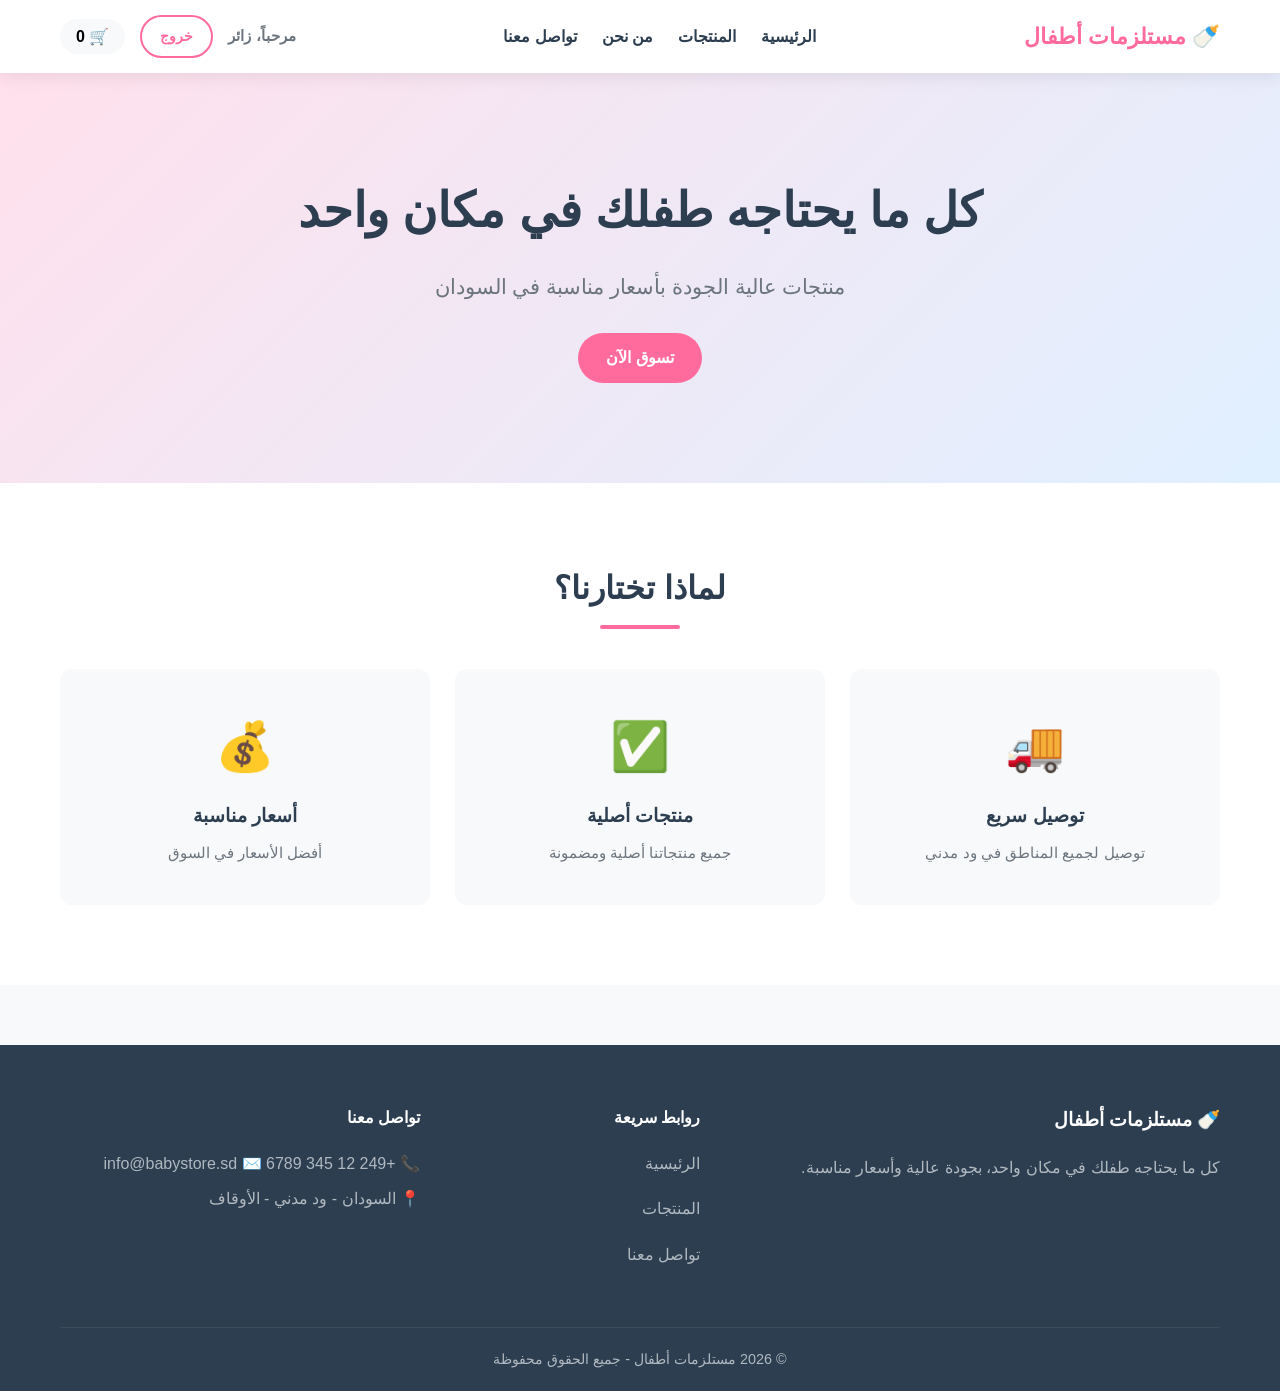
<file: index.html>
<!DOCTYPE html>
<html lang="ar" dir="rtl">
<head>
    <meta charset="UTF-8">
    <meta name="viewport" content="width=device-width, initial-scale=1.0">
    <title>الرئيسية - مستلزمات أطفال</title>
    <link rel="stylesheet" href="style.css">
</head>
<body>
    <!-- الهيدر -->
    <header class="main-header">
        <div class="container header-inner">
            <a href="index.html" class="logo">🍼 مستلزمات أطفال</a>
            <nav class="nav-links">
                <a href="index.html">الرئيسية</a>
                <a href="products.html">المنتجات</a>
                <a href="about.html">من نحن</a>
                <a href="contact.html">تواصل معنا</a>
            </nav>
            <div class="header-actions">
                <!-- تم إزالة اسم Ali Mohammed هنا -->
                <span class="user-name">مرحباً، زائر</span>
                <a href="login.html" class="btn btn-sm btn-outline">خروج</a>
                <button class="cart-btn">🛒 <span id="cartCount">0</span></button>
            </div>
            <button class="mobile-menu-btn">☰</button>
        </div>
    </header>

    <!-- قسم الترحيب -->
    <section class="hero">
        <div class="hero-content">
            <h1>كل ما يحتاجه طفلك في مكان واحد</h1>
            <p>منتجات عالية الجودة بأسعار مناسبة في السودان</p>
            <a href="products.html" class="btn btn-primary">تسوق الآن</a>
        </div>
    </section>

    <!-- الميزات -->
    <section class="features">
        <div class="container">
            <h2 class="section-title">لماذا تختارنا؟</h2>
            <div class="features-grid">
                <div class="feature-card">
                    <div class="feature-icon">🚚</div>
                    <h3>توصيل سريع</h3>
                    <p>توصيل لجميع المناطق في ود مدني</p>
                </div>
                <div class="feature-card">
                    <div class="feature-icon">✅</div>
                    <h3>منتجات أصلية</h3>
                    <p>جميع منتجاتنا أصلية ومضمونة</p>
                </div>
                <div class="feature-card">
                    <div class="feature-icon">💰</div>
                    <h3>أسعار مناسبة</h3>
                    <p>أفضل الأسعار في السوق</p>
                </div>
            </div>
        </div>
    </section>

    <!-- الفوتر -->
    <footer class="main-footer">
        <div class="container">
            <div class="footer-grid">
                <div>
                    <h3>🍼 مستلزمات أطفال</h3>
                    <p>كل ما يحتاجه طفلك في مكان واحد، بجودة عالية وأسعار مناسبة.</p>
                </div>
                <div>
                    <h4>روابط سريعة</h4>
                    <ul>
                        <li><a href="index.html">الرئيسية</a></li>
                        <li><a href="products.html">المنتجات</a></li>
                        <li><a href="contact.html">تواصل معنا</a></li>
                    </ul>
                </div>
                <div>
                    <h4>تواصل معنا</h4>
                    <p>📞 +249 12 345 6789</p>
                    <p>✉️ info@babystore.sd</p>
                    <p>📍 السودان - ود مدني - الأوقاف</p>
                </div>
            </div>
            <div class="footer-bottom">
                <p>© 2026 مستلزمات أطفال - جميع الحقوق محفوظة</p>
            </div>
        </div>
    </footer>
</body>
</html>
</file>
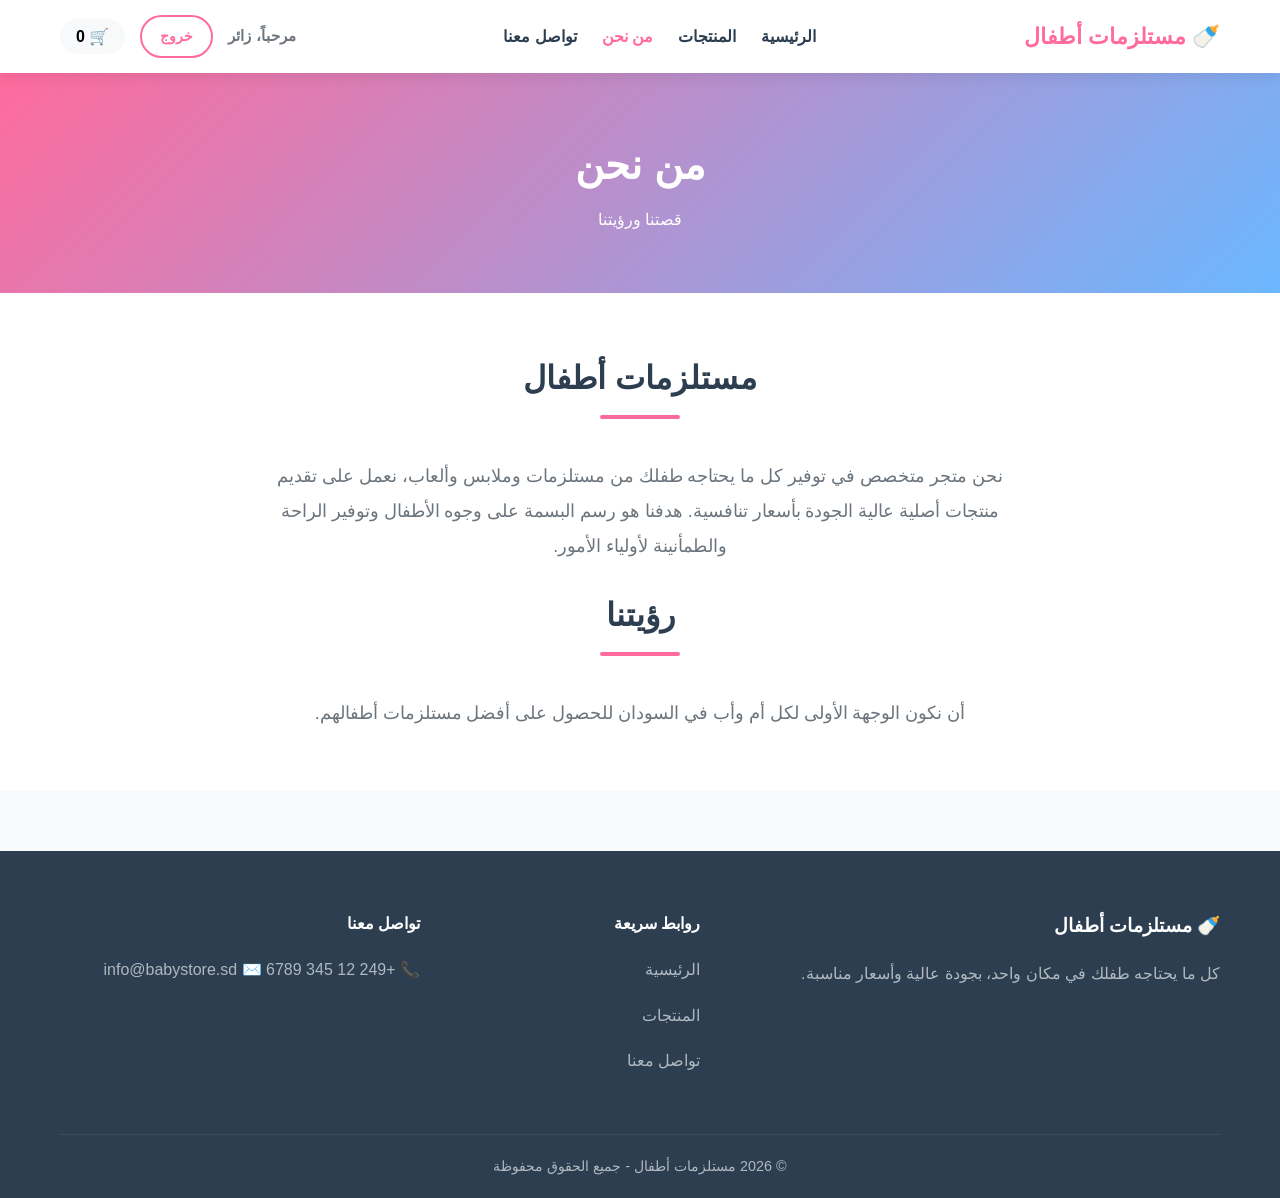
<file: about.html>
<!DOCTYPE html>
<html lang="ar" dir="rtl">
<head>
    <meta charset="UTF-8">
    <meta name="viewport" content="width=device-width, initial-scale=1.0">
    <title>من نحن - مستلزمات أطفال</title>
    <link rel="stylesheet" href="style.css">
</head>
<body>
    <header class="main-header">
        <div class="container header-inner">
            <a href="index.html" class="logo">🍼 مستلزمات أطفال</a>
            <nav class="nav-links">
                <a href="index.html">الرئيسية</a>
                <a href="products.html">المنتجات</a>
                <a href="about.html" style="color: var(--primary);">من نحن</a>
                <a href="contact.html">تواصل معنا</a>
            </nav>
            <div class="header-actions">
                <span class="user-name">مرحباً، زائر</span>
                <a href="login.html" class="btn btn-sm btn-outline">خروج</a>
                <button class="cart-btn">🛒 <span id="cartCount">0</span></button>
            </div>
            <button class="mobile-menu-btn">☰</button>
        </div>
    </header>

    <section class="page-header">
        <div class="container">
            <h1>من نحن</h1>
            <p>قصتنا ورؤيتنا</p>
        </div>
    </section>

    <section class="features" style="padding: 60px 0;">
        <div class="container" style="max-width: 800px; text-align: center;">
            <h2 class="section-title">مستلزمات أطفال</h2>
            <p style="font-size: 1.1rem; color: var(--gray); line-height: 2;">
                نحن متجر متخصص في توفير كل ما يحتاجه طفلك من مستلزمات وملابس وألعاب، 
                نعمل على تقديم منتجات أصلية عالية الجودة بأسعار تنافسية. 
                هدفنا هو رسم البسمة على وجوه الأطفال وتوفير الراحة والطمأنينة لأولياء الأمور.
            </p>
            <br>
            <h2 class="section-title">رؤيتنا</h2>
            <p style="font-size: 1.1rem; color: var(--gray); line-height: 2;">
                أن نكون الوجهة الأولى لكل أم وأب في السودان للحصول على أفضل مستلزمات أطفالهم.
            </p>
        </div>
    </section>

    <footer class="main-footer">
        <div class="container">
            <div class="footer-grid">
                <div>
                    <h3>🍼 مستلزمات أطفال</h3>
                    <p>كل ما يحتاجه طفلك في مكان واحد، بجودة عالية وأسعار مناسبة.</p>
                </div>
                <div>
                    <h4>روابط سريعة</h4>
                    <ul>
                        <li><a href="index.html">الرئيسية</a></li>
                        <li><a href="products.html">المنتجات</a></li>
                        <li><a href="contact.html">تواصل معنا</a></li>
                    </ul>
                </div>
                <div>
                    <h4>تواصل معنا</h4>
                    <p>📞 +249 12 345 6789</p>
                    <p>✉️ info@babystore.sd</p>
                </div>
            </div>
            <div class="footer-bottom">
                <p>© 2026 مستلزمات أطفال - جميع الحقوق محفوظة</p>
            </div>
        </div>
    </footer>
</body>
</html>
</file>
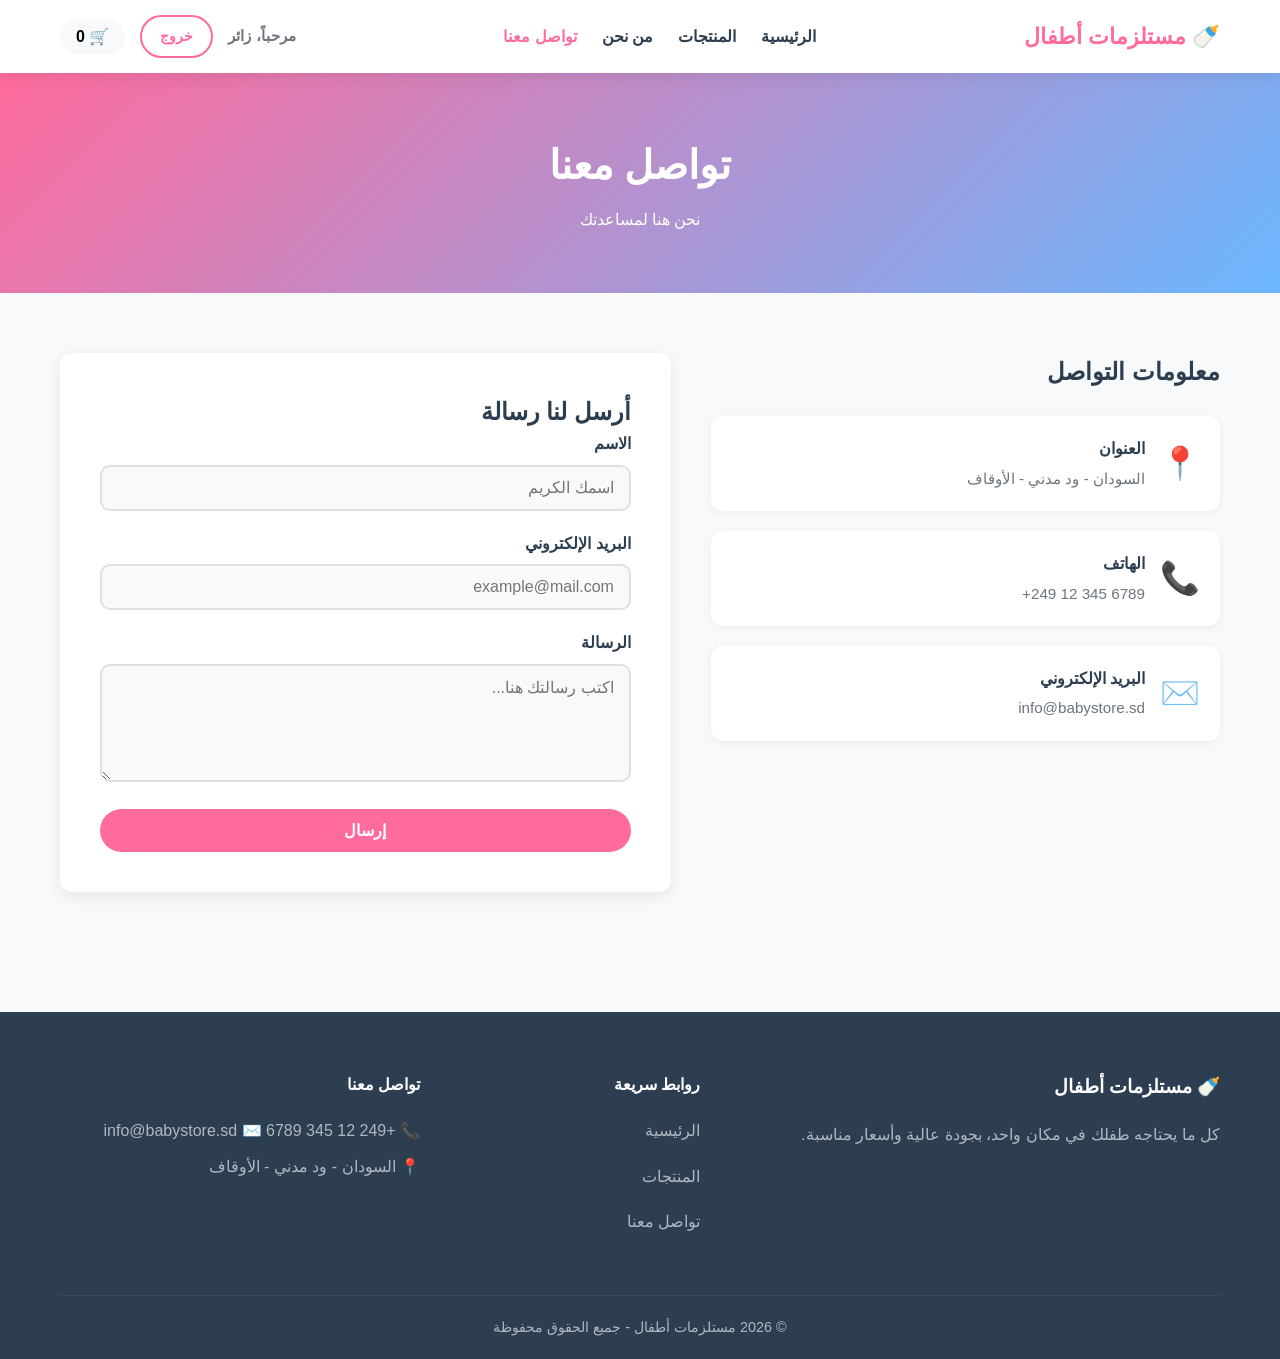
<file: contact.html>
<!DOCTYPE html>
<html lang="ar" dir="rtl">
<head>
    <meta charset="UTF-8">
    <meta name="viewport" content="width=device-width, initial-scale=1.0">
    <title>تواصل معنا - مستلزمات أطفال</title>
    <link rel="stylesheet" href="style.css">
</head>
<body>
    <header class="main-header">
        <div class="container header-inner">
            <a href="index.html" class="logo">🍼 مستلزمات أطفال</a>
            <nav class="nav-links">
                <a href="index.html">الرئيسية</a>
                <a href="products.html">المنتجات</a>
                <a href="about.html">من نحن</a>
                <a href="contact.html" style="color: var(--primary);">تواصل معنا</a>
            </nav>
            <div class="header-actions">
                <span class="user-name">مرحباً، زائر</span>
                <a href="login.html" class="btn btn-sm btn-outline">خروج</a>
                <button class="cart-btn">🛒 <span id="cartCount">0</span></button>
            </div>
            <button class="mobile-menu-btn">☰</button>
        </div>
    </header>

    <section class="page-header">
        <div class="container">
            <h1>تواصل معنا</h1>
            <p>نحن هنا لمساعدتك</p>
        </div>
    </section>

    <section class="contact-section">
        <div class="container">
            <div class="contact-grid">
                <div class="contact-info">
                    <h2>معلومات التواصل</h2>
                    <div class="contact-item">
                        <div class="contact-icon">📍</div>
                        <div>
                            <h4>العنوان</h4>
                            <p>السودان - ود مدني - الأوقاف</p>
                        </div>
                    </div>
                    <div class="contact-item">
                        <div class="contact-icon">📞</div>
                        <div>
                            <h4>الهاتف</h4>
                            <p dir="ltr">+249 12 345 6789</p>
                        </div>
                    </div>
                    <div class="contact-item">
                        <div class="contact-icon">✉️</div>
                        <div>
                            <h4>البريد الإلكتروني</h4>
                            <p>info@babystore.sd</p>
                        </div>
                    </div>
                </div>

                <div class="contact-form-wrapper">
                    <h2>أرسل لنا رسالة</h2>
                    <form id="contactForm">
                        <div class="form-group">
                            <label>الاسم</label>
                            <input type="text" required placeholder="اسمك الكريم">
                        </div>
                        <div class="form-group">
                            <label>البريد الإلكتروني</label>
                            <input type="email" required placeholder="example@mail.com">
                        </div>
                        <div class="form-group">
                            <label>الرسالة</label>
                            <textarea rows="5" required placeholder="اكتب رسالتك هنا..."></textarea>
                        </div>
                        <button type="submit" class="btn btn-primary btn-block">إرسال</button>
                    </form>
                </div>
            </div>
        </div>
    </section>

    <footer class="main-footer">
        <div class="container">
            <div class="footer-grid">
                <div>
                    <h3>🍼 مستلزمات أطفال</h3>
                    <p>كل ما يحتاجه طفلك في مكان واحد، بجودة عالية وأسعار مناسبة.</p>
                </div>
                <div>
                    <h4>روابط سريعة</h4>
                    <ul>
                        <li><a href="index.html">الرئيسية</a></li>
                        <li><a href="products.html">المنتجات</a></li>
                        <li><a href="contact.html">تواصل معنا</a></li>
                    </ul>
                </div>
                <div>
                    <h4>تواصل معنا</h4>
                    <p>📞 +249 12 345 6789</p>
                    <p>✉️ info@babystore.sd</p>
                    <p>📍 السودان - ود مدني - الأوقاف</p>
                </div>
            </div>
            <div class="footer-bottom">
                <p>© 2026 مستلزمات أطفال - جميع الحقوق محفوظة</p>
            </div>
        </div>
    </footer>
    <script src="script.js"></script>
</body>
</html>
</file>
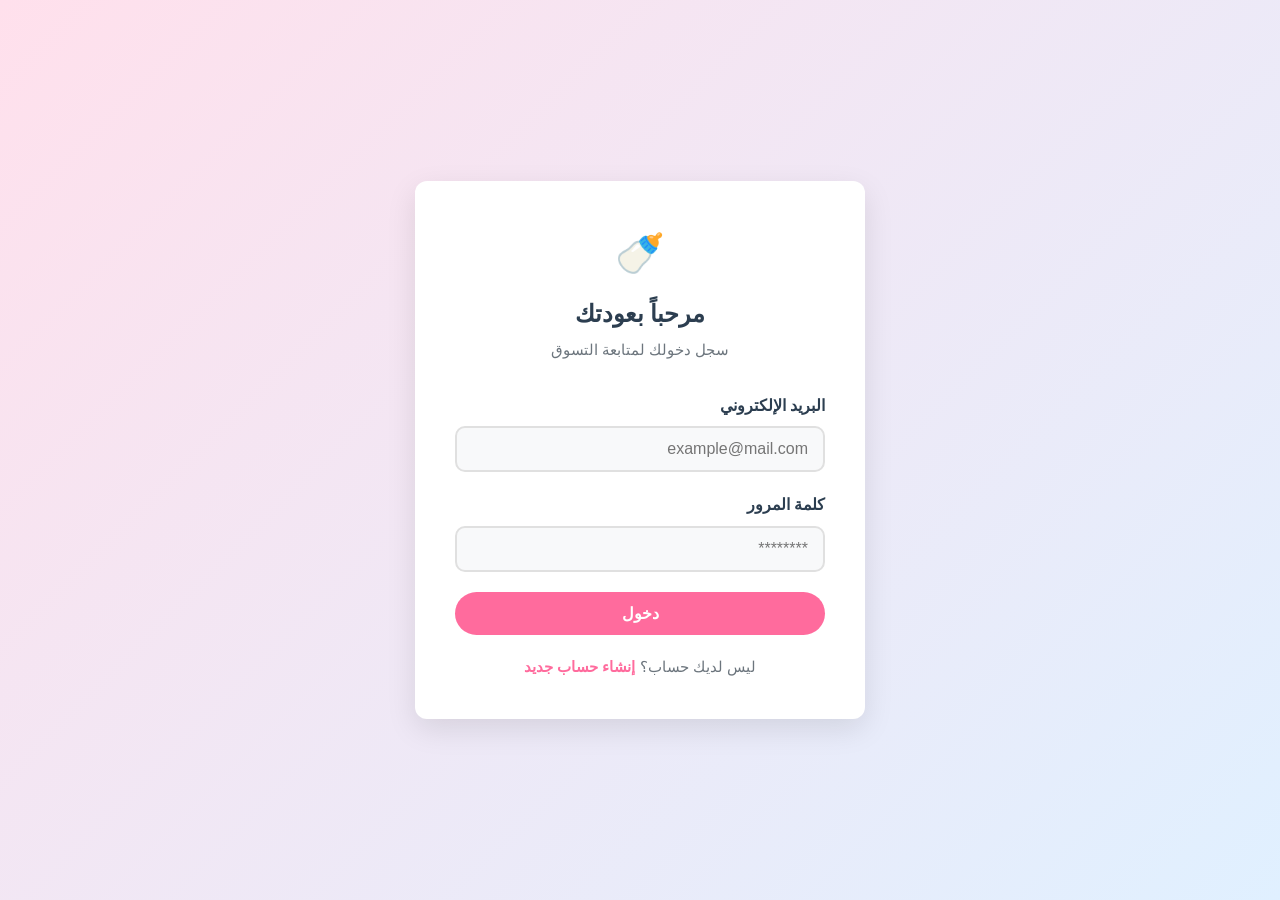
<file: login.html>
<!DOCTYPE html>
<html lang="ar" dir="rtl">
<head>
    <meta charset="UTF-8">
    <meta name="viewport" content="width=device-width, initial-scale=1.0">
    <title>تسجيل الدخول - مستلزمات أطفال</title>
    <link rel="stylesheet" href="style.css">
</head>
<body class="auth-body">
    <div class="auth-container">
        <div class="auth-card">
            <div class="register-header">
                <div class="logo-icon">🍼</div>
                <h2>مرحباً بعودتك</h2>
                <p>سجل دخولك لمتابعة التسوق</p>
            </div>

            <form id="loginForm" action="#">
                <div class="form-group">
                    <label for="loginEmail">البريد الإلكتروني</label>
                    <input type="email" id="loginEmail" name="email" required placeholder="example@mail.com">
                </div>
                <div class="form-group">
                    <label for="loginPassword">كلمة المرور</label>
                    <input type="password" id="loginPassword" name="password" required placeholder="********">
                </div>
                <button type="submit" class="btn btn-primary btn-block">دخول</button>
            </form>

            <div class="login-link">
                ليس لديك حساب؟ <a href="register.html">إنشاء حساب جديد</a>
            </div>
        </div>
    </div>
    <script src="script.js"></script>
</body>
</html>
</file>
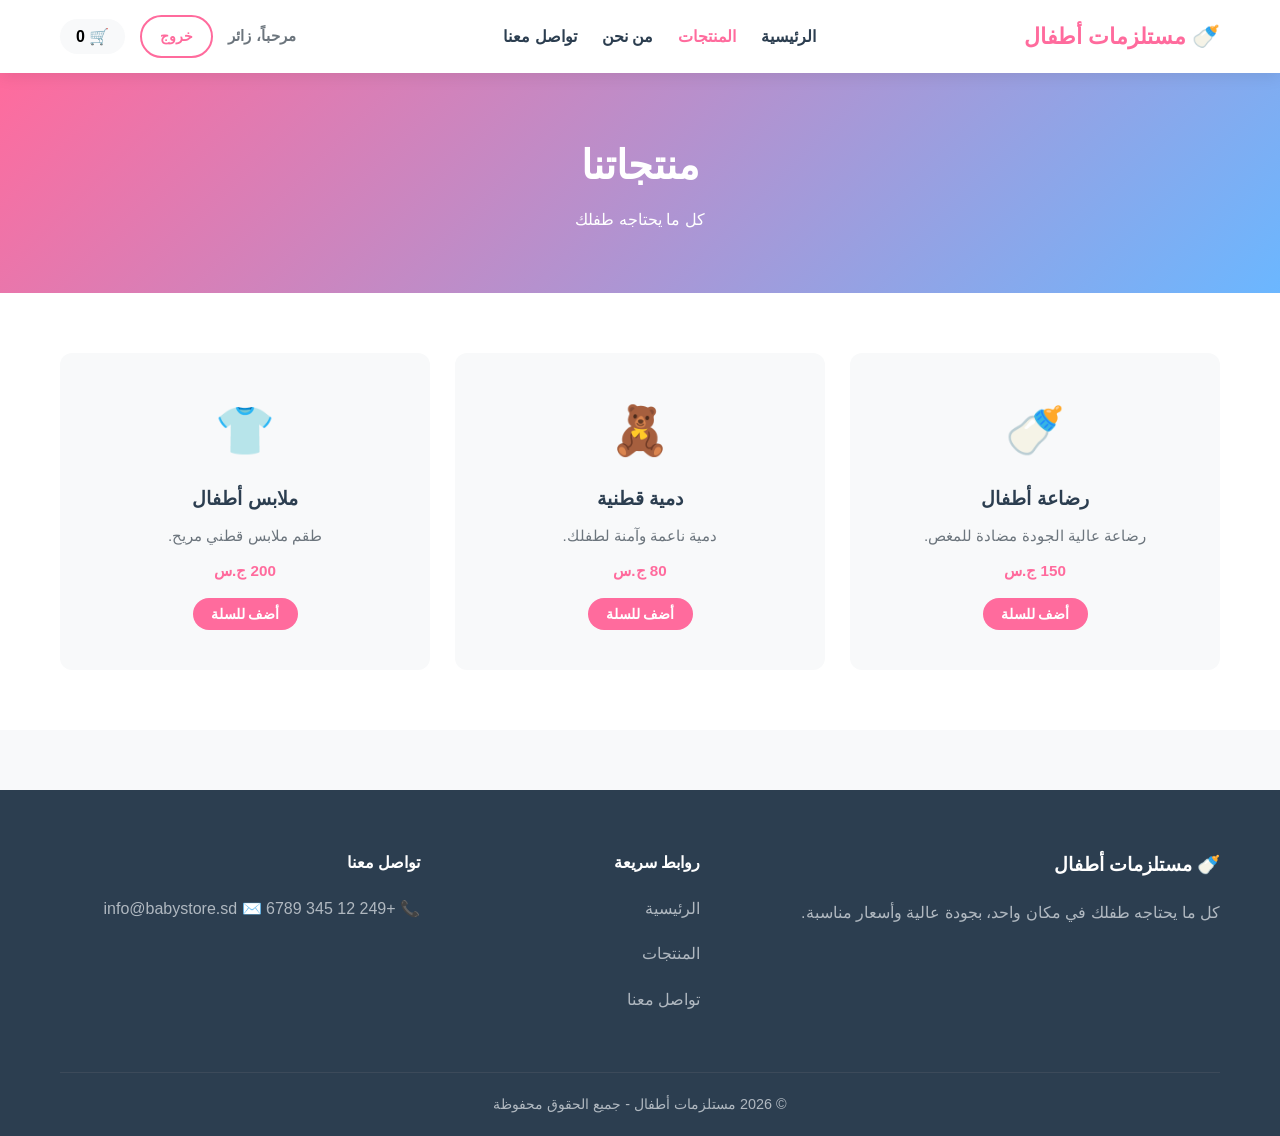
<file: products.html>
<!DOCTYPE html>
<html lang="ar" dir="rtl">
<head>
    <meta charset="UTF-8">
    <meta name="viewport" content="width=device-width, initial-scale=1.0">
    <title>المنتجات - مستلزمات أطفال</title>
    <link rel="stylesheet" href="style.css">
</head>
<body>
    <header class="main-header">
        <div class="container header-inner">
            <a href="index.html" class="logo">🍼 مستلزمات أطفال</a>
            <nav class="nav-links">
                <a href="index.html">الرئيسية</a>
                <a href="products.html" style="color: var(--primary);">المنتجات</a>
                <a href="about.html">من نحن</a>
                <a href="contact.html">تواصل معنا</a>
            </nav>
            <div class="header-actions">
                <span class="user-name">مرحباً، زائر</span>
                <a href="login.html" class="btn btn-sm btn-outline">خروج</a>
                <button class="cart-btn">🛒 <span id="cartCount">0</span></button>
            </div>
            <button class="mobile-menu-btn">☰</button>
        </div>
    </header>

    <section class="page-header">
        <div class="container">
            <h1>منتجاتنا</h1>
            <p>كل ما يحتاجه طفلك</p>
        </div>
    </section>

    <section class="features" style="padding: 60px 0;">
        <div class="container">
            <div class="features-grid">
                <div class="feature-card">
                    <div class="feature-icon">🍼</div>
                    <h3>رضاعة أطفال</h3>
                    <p>رضاعة عالية الجودة مضادة للمغص.</p>
                    <p style="color: var(--primary); font-weight: bold; margin-top: 10px;">150 ج.س</p>
                    <button class="btn btn-primary btn-sm" style="margin-top: 15px;" onclick="addToCart()">أضف للسلة</button>
                </div>
                <div class="feature-card">
                    <div class="feature-icon">🧸</div>
                    <h3>دمية قطنية</h3>
                    <p>دمية ناعمة وآمنة لطفلك.</p>
                    <p style="color: var(--primary); font-weight: bold; margin-top: 10px;">80 ج.س</p>
                    <button class="btn btn-primary btn-sm" style="margin-top: 15px;" onclick="addToCart()">أضف للسلة</button>
                </div>
                <div class="feature-card">
                    <div class="feature-icon">👕</div>
                    <h3>ملابس أطفال</h3>
                    <p>طقم ملابس قطني مريح.</p>
                    <p style="color: var(--primary); font-weight: bold; margin-top: 10px;">200 ج.س</p>
                    <button class="btn btn-primary btn-sm" style="margin-top: 15px;" onclick="addToCart()">أضف للسلة</button>
                </div>
            </div>
        </div>
    </section>

    <footer class="main-footer">
        <div class="container">
            <div class="footer-grid">
                <div>
                    <h3>🍼 مستلزمات أطفال</h3>
                    <p>كل ما يحتاجه طفلك في مكان واحد، بجودة عالية وأسعار مناسبة.</p>
                </div>
                <div>
                    <h4>روابط سريعة</h4>
                    <ul>
                        <li><a href="index.html">الرئيسية</a></li>
                        <li><a href="products.html">المنتجات</a></li>
                        <li><a href="contact.html">تواصل معنا</a></li>
                    </ul>
                </div>
                <div>
                    <h4>تواصل معنا</h4>
                    <p>📞 +249 12 345 6789</p>
                    <p>✉️ info@babystore.sd</p>
                </div>
            </div>
            <div class="footer-bottom">
                <p>© 2026 مستلزمات أطفال - جميع الحقوق محفوظة</p>
            </div>
        </div>
    </footer>
    <script src="script.js"></script>
</body>
</html>
</file>
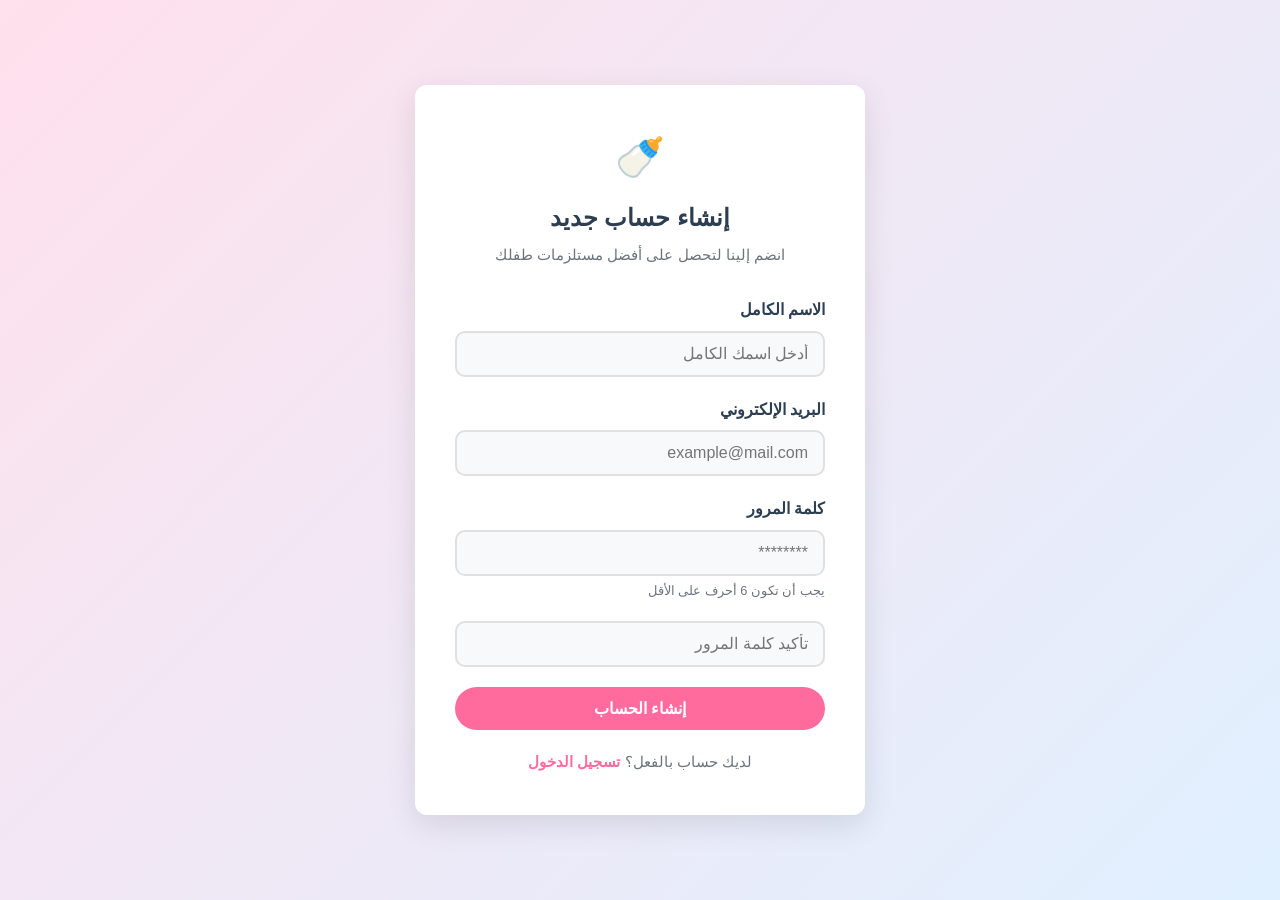
<file: register.html>
<!DOCTYPE html>
<html lang="ar" dir="rtl">
<head>
    <meta charset="UTF-8">
    <meta name="viewport" content="width=device-width, initial-scale=1.0">
    <title>إنشاء حساب جديد - مستلزمات أطفال</title>
    <link rel="stylesheet" href="style.css">
</head>
<body class="auth-body">
    <div class="auth-container">
        <div class="auth-card">
            <div class="register-header">
                <div class="logo-icon">🍼</div>
                <h2>إنشاء حساب جديد</h2>
                <p>انضم إلينا لتحصل على أفضل مستلزمات طفلك</p>
            </div>

            <div id="generalError" class="alert alert-error" style="display: none;"></div>

            <form id="registerForm" action="#">
                <div class="form-group">
                    <label for="fullName">الاسم الكامل</label>
                    <input type="text" id="fullName" name="name" required placeholder="أدخل اسمك الكامل">
                </div>
                <div class="form-group">
                    <label for="email">البريد الإلكتروني</label>
                    <input type="email" id="email" name="email" required placeholder="example@mail.com">
                </div>
                <div class="form-group">
                    <label for="password">كلمة المرور</label>
                    <input type="password" id="password" name="password" required minlength="6" placeholder="********">
                    <span class="password-hint">يجب أن تكون 6 أحرف على الأقل</span>
                </div>
                <div class="form-group">
                    <!-- تم إصلاح هذا السطر: إغلاق وسم span بشكل صحيح -->
                    <input type="password" id="confirmPassword" name="confirm_password" required minlength="6" placeholder="تأكيد كلمة المرور">
                    <span id="passwordError" style="color: #c62828; font-size: 0.85rem; display: none; margin-top: 5px;">كلمات المرور غير متطابقة</span>
                </div>
                <button type="submit" class="btn btn-primary btn-block">إنشاء الحساب</button>
            </form>

            <div class="login-link">
                لديك حساب بالفعل؟ <a href="login.html">تسجيل الدخول</a>
            </div>
        </div>
    </div>
    <script src="script.js"></script>
</body>
</html>
</file>
<file: style.css>
/* ===== إعدادات عامة ===== */
* {
    margin: 0;
    padding: 0;
    box-sizing: border-box;
}

:root {
    --primary: #ff6b9d;
    --primary-dark: #e5527f;
    --secondary: #6bb7ff;
    --accent: #ffd93d;
    --dark: #2c3e50;
    --light: #f8f9fa;
    --gray: #6c757d;
    --white: #ffffff;
    --shadow: 0 4px 15px rgba(0,0,0,0.08);
    --radius: 12px;
}

body {
    font-family: 'Segoe UI', Tahoma, Geneva, Verdana, sans-serif;
    background: var(--light);
    color: var(--dark);
    line-height: 1.6;
    overflow-x: hidden;
}

.container { max-width: 1200px; margin: 0 auto; padding: 0 20px; }
a { text-decoration: none; color: inherit; }
img { max-width: 100%; display: block; }
ul { list-style: none; }

/* ===== الهيدر ===== */
.main-header {
    background: var(--white);
    box-shadow: var(--shadow);
    position: sticky;
    top: 0;
    z-index: 100;
}

.header-inner {
    display: flex;
    justify-content: space-between;
    align-items: center;
    padding: 15px 20px;
    gap: 20px;
}

.logo { font-size: 1.4rem; font-weight: bold; color: var(--primary); }
.nav-links { display: flex; gap: 25px; }
.nav-links a { font-weight: 600; color: var(--dark); transition: color 0.3s; }
.nav-links a:hover { color: var(--primary); }
.header-actions { display: flex; align-items: center; gap: 15px; }
.user-name { font-size: 0.95rem; color: var(--gray); font-weight: 600; }

.cart-btn {
    background: var(--light);
    border: none;
    padding: 8px 16px;
    border-radius: 20px;
    cursor: pointer;
    font-size: 1rem;
    font-weight: bold;
    transition: 0.3s;
}
.cart-btn:hover { background: var(--primary); color: white; }

.mobile-menu-btn {
    display: none;
    background: none;
    border: none;
    font-size: 1.6rem;
    cursor: pointer;
    color: var(--dark);
}

/* ===== الأزرار ===== */
.btn {
    display: inline-block;
    padding: 12px 28px;
    border-radius: 30px;
    border: none;
    font-weight: 600;
    cursor: pointer;
    transition: 0.3s;
    font-family: inherit;
    font-size: 1rem;
    text-align: center;
}
.btn-primary { background: var(--primary); color: white; }
.btn-primary:hover { background: var(--primary-dark); transform: translateY(-2px); box-shadow: 0 5px 15px rgba(255,107,157,0.4); }
.btn-outline { background: transparent; border: 2px solid var(--primary); color: var(--primary); }
.btn-outline:hover { background: var(--primary); color: white; }
.btn-sm { padding: 8px 18px; font-size: 0.9rem; }
.btn-block { width: 100%; }

/* ===== قسم الترحيب ===== */
.hero { background: linear-gradient(135deg, #ffe0ec 0%, #e0f0ff 100%); padding: 100px 20px; text-align: center; }
.hero-content h1 { font-size: 3rem; margin-bottom: 20px; }
.hero-content p { font-size: 1.3rem; color: var(--gray); margin-bottom: 30px; }

/* ===== الأقسام ===== */
.section-title { text-align: center; font-size: 2rem; margin-bottom: 40px; position: relative; padding-bottom: 15px; }
.section-title::after { content: ''; position: absolute; bottom: 0; left: 50%; transform: translateX(-50%); width: 80px; height: 4px; background: var(--primary); border-radius: 2px; }

.features { padding: 80px 0; background: var(--white); }
.features-grid { display: grid; grid-template-columns: repeat(auto-fit, minmax(220px, 1fr)); gap: 25px; }
.feature-card { text-align: center; padding: 40px 20px; background: var(--light); border-radius: var(--radius); transition: 0.3s; }
.feature-card:hover { transform: translateY(-5px); box-shadow: var(--shadow); }
.feature-icon { font-size: 3rem; margin-bottom: 15px; }
.feature-card h3 { margin-bottom: 10px; }
.feature-card p { color: var(--gray); font-size: 0.95rem; }

/* ===== تصميم صفحات الدخول والتسجيل ===== */
.auth-body {
    display: flex;
    align-items: center;
    justify-content: center;
    min-height: 100vh;
    background: linear-gradient(135deg, #ffe0ec 0%, #e0f0ff 100%);
    padding: 20px;
}

.auth-container { width: 100%; max-width: 450px; }
.auth-card {
    background: var(--white);
    border-radius: var(--radius);
    padding: 40px;
    box-shadow: 0 10px 30px rgba(0,0,0,0.1);
    width: 100%;
}

.auth-tabs { display: flex; margin-bottom: 30px; background: var(--light); border-radius: 30px; padding: 5px; }
.tab-btn { flex: 1; padding: 10px; border: none; background: transparent; border-radius: 25px; cursor: pointer; font-weight: 600; font-family: inherit; font-size: 1rem; transition: 0.3s; }
.tab-btn.active { background: var(--primary); color: white; box-shadow: 0 4px 10px rgba(255,107,157,0.3); }
.auth-form h2 { margin-bottom: 25px; text-align: center; color: var(--dark); }
.hidden { display: none !important; }

.register-header { text-align: center; margin-bottom: 30px; }
.register-header .logo-icon { font-size: 2.5rem; margin-bottom: 10px; }
.register-header h2 { color: var(--dark); margin-bottom: 5px; }
.register-header p { color: var(--gray); font-size: 0.95rem; }

.login-link { text-align: center; margin-top: 20px; font-size: 0.95rem; color: var(--gray); }
.login-link a { color: var(--primary); font-weight: bold; transition: 0.3s; }
.login-link a:hover { color: var(--primary-dark); text-decoration: underline; }

/* ===== نماذج الإدخال ===== */
.form-group { margin-bottom: 20px; }
.form-group label { display: block; margin-bottom: 8px; font-weight: 600; color: var(--dark); }
.form-group input, .form-group textarea {
    width: 100%;
    padding: 12px 15px;
    border: 2px solid #e0e0e0;
    border-radius: 10px;
    font-family: inherit;
    font-size: 1rem;
    transition: 0.3s;
    background: var(--light);
}
.form-group input:focus, .form-group textarea:focus { outline: none; border-color: var(--primary); background: var(--white); }
.password-hint { font-size: 0.8rem; color: var(--gray); margin-top: 5px; display: block; }

/* ===== التنبيهات ===== */
.alert { padding: 12px 20px; border-radius: 10px; margin-bottom: 20px; font-weight: 600; text-align: center; }
.alert-error { background: #ffe0e0; color: #c62828; border: 1px solid #ffb3b3; }
.alert-success { background: #e0f5e0; color: #2e7d32; border: 1px solid #b3e0b3; }

/* ===== صفحة تواصل معنا ===== */
.page-header { background: linear-gradient(135deg, var(--primary) 0%, var(--secondary) 100%); color: white; padding: 60px 20px; text-align: center; }
.page-header h1 { font-size: 2.5rem; margin-bottom: 10px; }
.contact-section { padding: 60px 0; }
.contact-grid { display: grid; grid-template-columns: 1fr 1.2fr; gap: 40px; }
.contact-info h2 { margin-bottom: 25px; }
.contact-item { display: flex; gap: 15px; margin-bottom: 20px; padding: 20px; background: var(--white); border-radius: var(--radius); box-shadow: 0 2px 10px rgba(0,0,0,0.05); align-items: center; }
.contact-icon { font-size: 2rem; }
.contact-item h4 { margin-bottom: 5px; }
.contact-item p { color: var(--gray); font-size: 0.95rem; }
.contact-form-wrapper { background: var(--white); padding: 40px; border-radius: var(--radius); box-shadow: var(--shadow); }

/* ===== الفوتر ===== */
.main-footer { background: var(--dark); color: var(--white); padding: 60px 0 20px; margin-top: 60px; }
.footer-grid { display: grid; grid-template-columns: 2fr 1fr 1.5fr; gap: 40px; margin-bottom: 40px; }
.footer-grid h3, .footer-grid h4 { margin-bottom: 20px; }
.footer-grid p, .footer-grid a { color: #b0b8c0; margin-bottom: 10px; display: inline-block; transition: 0.3s; }
.footer-grid a:hover { color: var(--primary); }
.footer-grid ul li { margin-bottom: 10px; }
.footer-bottom { text-align: center; padding-top: 20px; border-top: 1px solid #3c4a5a; color: #b0b8c0; font-size: 0.9rem; }

/* ===== التجاوب مع الشاشات ===== */
@media (max-width: 992px) {
    .hero-content h1 { font-size: 2.2rem; }
    .contact-grid { grid-template-columns: 1fr; }
}

@media (max-width: 768px) {
    .header-inner { flex-wrap: wrap; padding: 10px 15px; }
    .nav-links { display: none; position: absolute; top: 100%; right: 0; left: 0; background: var(--white); flex-direction: column; padding: 20px; box-shadow: 0 10px 15px rgba(0,0,0,0.1); gap: 15px; text-align: center; border-top: 1px solid #eee; }
    .nav-links.open { display: flex; }
    .mobile-menu-btn { display: block; order: -1; }
    .hero { padding: 60px 15px; }
    .hero-content h1 { font-size: 1.8rem; }
    .hero-content p { font-size: 1rem; }
    .user-name { display: none; }
    .footer-grid { grid-template-columns: 1fr; text-align: center; gap: 30px; }
    .contact-form-wrapper { padding: 25px 20px; }
    .auth-card { padding: 25px 20px; }
}
</file>
